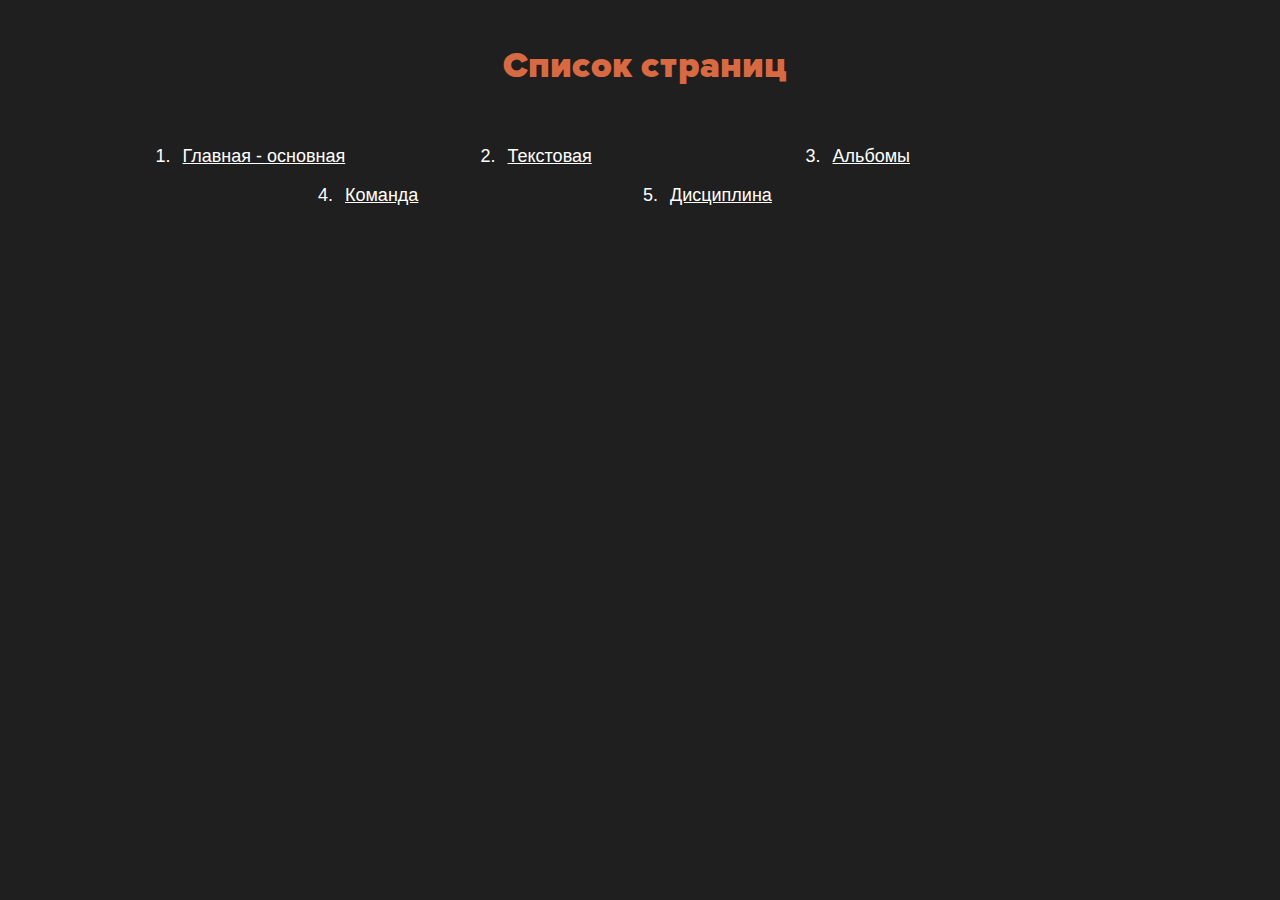
<file: index.html>
<!DOCTYPE html>
<html lang="ru">
  <head>
    <title></title>
    <meta http-equiv="X-UA-Compatible" content="IE=edge">
    <meta http-equiv="Content-Type" content="text/html;charset=UTF-8">
    <meta name="viewport" content="width=device-width, initial-scale=1">
    <link href="../f/css/vendor.css" type="text/css" rel="stylesheet"><!--endbuild-->
    <link href="../f/css/styles.css" type="text/css" rel="stylesheet">
    <style type="text/css">
      body {
          height: auto;
          background: #1f1f1f;
          color: #fff;
          font-family: "Museo Sans Cyrl 300", "HelveticaNeueCyr", Helvetica, Arial, sans-serif;
          font-size: 14px;
      }
      
      h2 {
          font-size: 36px;
          font-weight: 300;
          text-align: center;
          color: #d86a43;
          padding-top: 50px;
      }
      
      h3 {
          color: #d86a43;
          font-style: italic;
      }
      
      section {
          padding: 20px 40px;
          margin: 40px 0;
      }
      
      a {
          color: inherit;
      }
      
      ul {
          counter-reset: list;
          font-size: 0;
          min-width: 720px;
          padding: 0;
          margin: 0;
          text-align: center;
      }
      
      ul li {
          list-style-type: none;
          display: inline-block;
          width: 33.33%;
          font-size: 18px;
          vertical-align: top;
          padding-left: 30px;
          padding-right: 15px;
          position: relative;
          padding-bottom: 10px;
          transition: width 0.3s;
          line-height: 1.6;
          max-width: 325px;
          text-align: left;
      }
      
      ul li:before {
          counter-increment: list;
          content: counter(list) ". ";
          position: absolute;
          left: 3px;
          top: 0px;
          color: inherit;
      }
      
      @media (max-width: 1023px) {
          ul {
              min-width: 720px;
          }
      
          ul li {
              width: 50%;
          }
      }
      
      @media (max-width: 719px) {
          ul {
              min-width: 320px;
          }
      
          ul li {
              width: 100%;
          }
      }
    </style>
  </head>
  <body>
    <h2>
      &nbsp;Список страниц
      
    </h2>
    <section>
      <ul>
        <li><a href="home.html" target="_blank">Главная - основная</a></li>
        <li><a href="article.html" target="_blank">Текстовая</a></li>
        <li><a href="album.html" target="_blank">Альбомы</a></li>
        <li><a href="team.html" target="_blank">Команда</a></li>
        <li><a href="home-inner.html" target="_blank">Дисциплина</a></li>
      </ul>
    </section>
  </body>
</html>
</file>
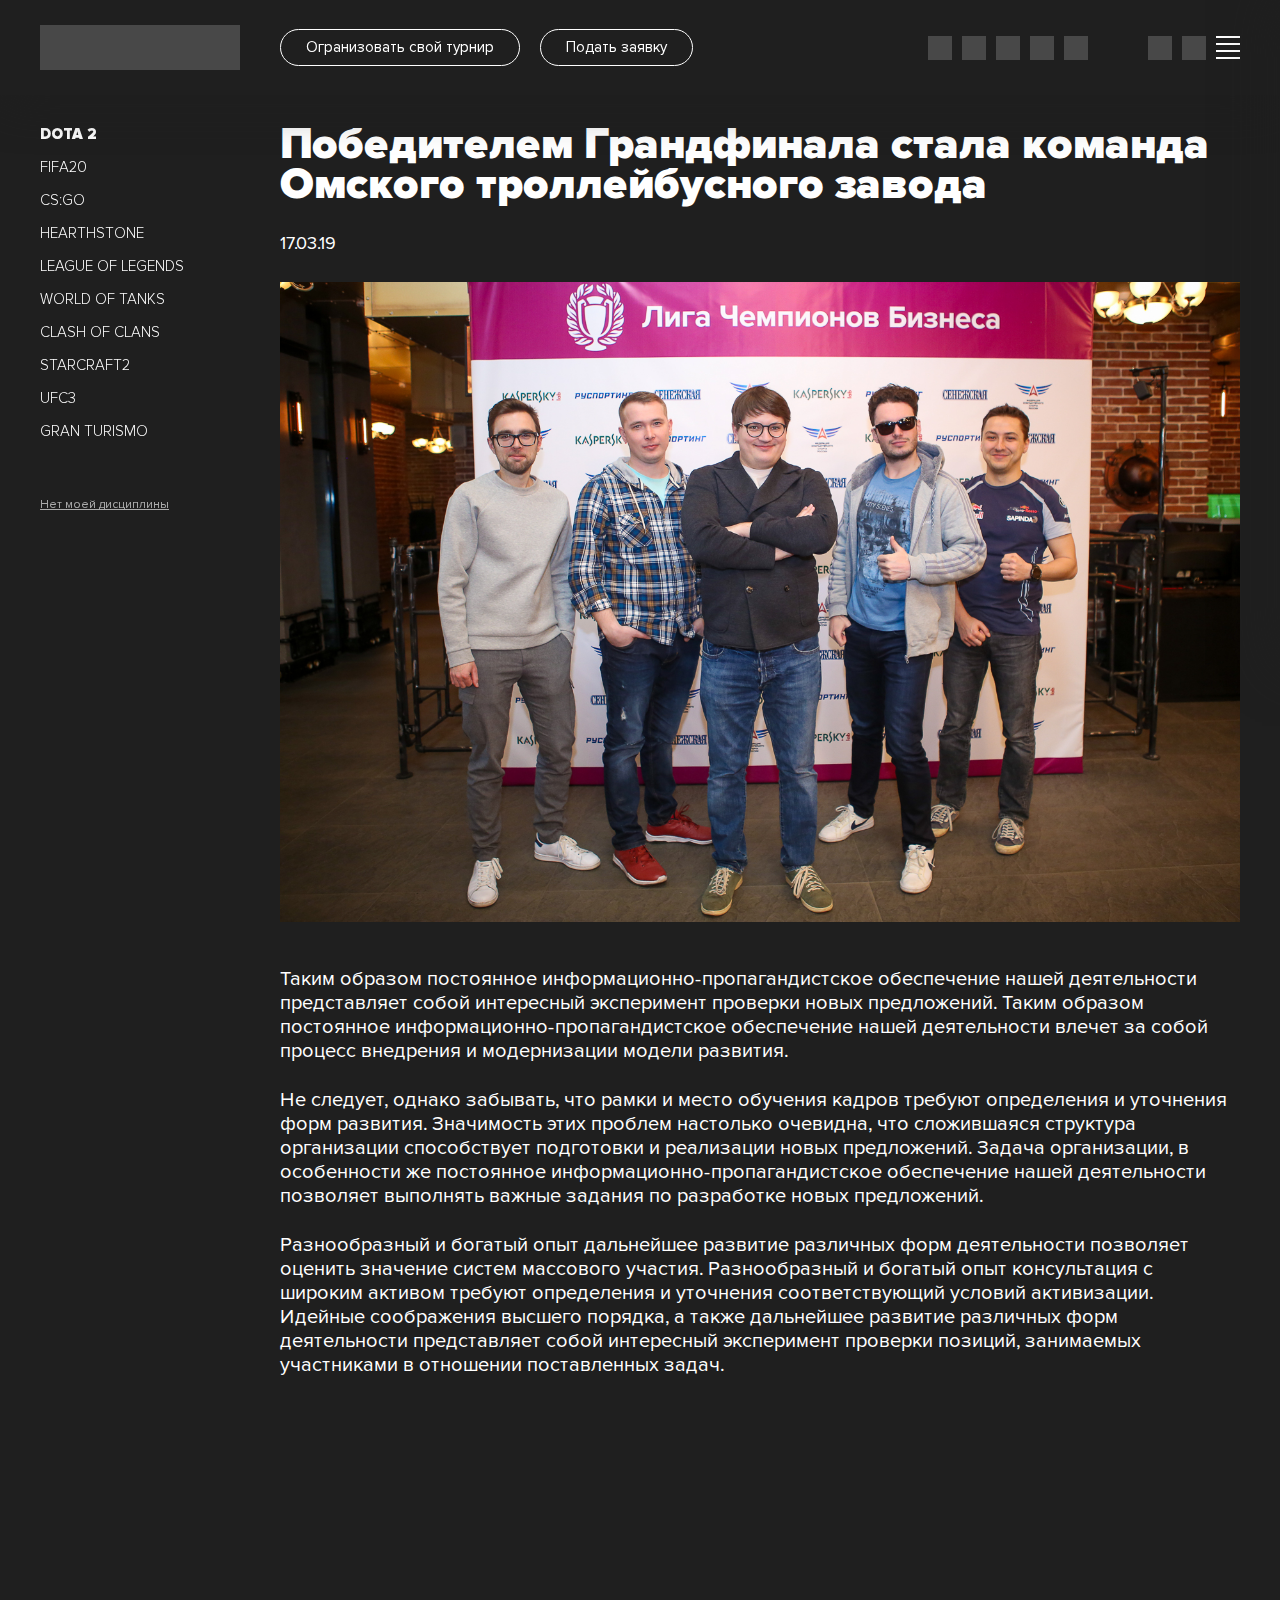
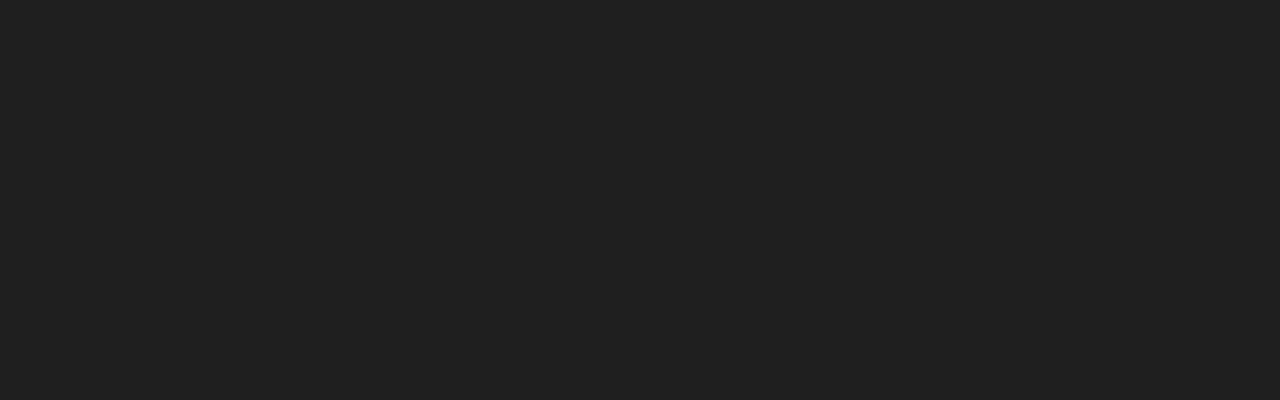
<file: article.html>
<!DOCTYPE html>
<html lang="ru">
  <head>
    <title>ARTICLE</title>
    <meta http-equiv="X-UA-Compatible" content="IE=edge">
    <meta http-equiv="Content-Type" content="text/html;charset=UTF-8">
    <meta name="viewport" content="width=device-width, initial-scale=1, user-scalable=no">
    <meta name="format-detection" content="telephone=no">
    <link href="f/css/vendor.css" type="text/css" rel="stylesheet">
    <link href="f/css/styles.css" type="text/css" rel="stylesheet">
    <script type="text/javascript">console.log('User agent:' + navigator.userAgent);</script>
    <!--script(src="https://api-maps.yandex.ru/2.1/?lang=ru_RU&onload=pup.eMapInPupInit" type="text/javascript" async)-->
  </head>
  <body class="body">
    <header class="header">
      <div class="header__inner">
        <div class="header-logo">
          <div class="header-logo__img">LOGO</div>
        </div>
        <div class="header-buttons">
          <div class="buttons">
            <div class="buttons__row">
              <button class="button" value="create-my-champ">Огранизовать свой турнир</button>
              <button class="button" value="go-game">Подать заявку</button>
            </div>
          </div>
        </div>
        <div class="header-social">
          <div class="header-social__i">YT</div>
          <div class="header-social__i">VK</div>
          <div class="header-social__i">VK</div>
          <div class="header-social__i">VK</div>
          <div class="header-social__i">VK</div>
        </div>
        <div class="header-help">
          <div class="header-call">C</div>
          <div class="header-search">S</div>
          <div class="header-menu" id="js-burger">
            <div class="header-menu__up"></div>
            <div class="header-menu__down"></div>
          </div>
        </div>
      </div>
    </header>
    <div class="content-box">
      <nav class="navigate">
        <div class="navigate__inner">
          <ul class="navigate-list">
            <li class="navigate-list__i _active"><a class="a" href="#" onclick="return false">Dota 2</a></li>
            <li class="navigate-list__i"><a class="a" href="#" onclick="return false">Fifa20</a></li>
            <li class="navigate-list__i"><a class="a" href="#" onclick="return false">cs:go</a></li>
            <li class="navigate-list__i"><a class="a" href="#" onclick="return false">Hearthstone</a></li>
            <li class="navigate-list__i"><a class="a" href="#" onclick="return false">league of legends</a></li>
            <li class="navigate-list__i"><a class="a" href="#" onclick="return false">world of tanks</a></li>
            <li class="navigate-list__i"><a class="a" href="#" onclick="return false">clash of clans</a></li>
            <li class="navigate-list__i"><a class="a" href="#" onclick="return false">starcraft2</a></li>
            <li class="navigate-list__i"><a class="a" href="#" onclick="return false">ufc3</a></li>
            <li class="navigate-list__i"><a class="a" href="#" onclick="return false">gran turismo</a></li>
          </ul>
        </div>
        <div class="navigate__not-found"><a class="a" href="#" onclick="return false">Нет моей дисциплины</a></div>
      </nav>
      <div class="content">
        <div class="article">
          <div class="article__title"><h1 class="h1">Победителем Грандфинала стала команда Омского троллейбусного завода</h1></div>
          <div class="article__date">
            <div class="date"><span>17.03.19</span></div>
          </div>
          <div class="article__image">
            <!--.article__image-i(style="background-image:url('f/img/test_team.jpg')")--><img class="article__image-i" src="f/img/test_team.jpg" width="100%">
          </div>
          <div class="article__text">
            <p class="p">
              Таким образом постоянное информационно-пропагандистское обеспечение нашей деятельности
              представляет собой интересный эксперимент проверки новых предложений. Таким образом постоянное
              информационно-пропагандистское обеспечение нашей деятельности влечет за собой процесс внедрения
              и модернизации модели развития.
            </p>
            <p class="p">
              Не следует, однако забывать, что рамки и место обучения кадров требуют определения и уточнения
              форм развития. Значимость этих проблем настолько очевидна, что сложившаяся структура организации
              способствует подготовки и реализации новых предложений. Задача организации, в особенности же
              постоянное информационно-пропагандистское обеспечение нашей деятельности позволяет выполнять
              важные задания по разработке новых предложений.
            </p>
            <p class="p">
              Разнообразный и богатый опыт дальнейшее развитие различных форм деятельности позволяет оценить
              значение систем массового участия. Разнообразный и богатый опыт консультация с широким активом
              требуют определения и уточнения соответствующий условий активизации. Идейные соображения
              высшего порядка, а также дальнейшее развитие различных форм деятельности представляет собой
              интересный эксперимент проверки позиций, занимаемых участниками в отношении поставленных задач.
            </p>
          </div>
        </div>
      </div>
      <!--div.copyright-->
      <!--    .copyright__text © <span id="copyright-y">2019</span>-->
      <!--    script(type='text/javascript').-->
      <!--        document.getElementById('copyright-y').innerHTML = new Date(Date.now()).getFullYear();-->
    </div>
    <div class="menu-trap" id="js-burger-trap"></div>
    <menu class="menu">
      <div class="menu__inner">
        <div class="menu-list__x" id="js-burger-x"></div>
        <ul class="menu-list">
          <li class="menu-list__i _active"><a class="a" href="#" onclick="return false">О проекте</a></li>
          <li class="menu-list__i"><a class="a" href="#" onclick="return false">Контакты</a></li>
          <li class="menu-list__i"><a class="a" href="#" onclick="return false">Фото</a></li>
          <li class="menu-list__i"><a class="a" href="#" onclick="return false">Видео</a></li>
          <li class="menu-list__i"><a class="a" href="#" onclick="return false">Партнеры</a></li>
          <li class="menu-list__i"><a class="a" href="#" onclick="return false">Документы</a></li>
          <li class="menu-list__i _br"></li>
          <li class="menu-list__i"><a class="a" href="#" onclick="return false">Организовать турнир</a></li>
          <li class="menu-list__i"><a class="a" href="#" onclick="return false">Подать заявку</a></li>
        </ul>
      </div>
    </menu>
    <footer class="footer"></footer>
    <script src="f/js/main.js" type="text/javascript"></script>
    <div class="pup"></div>
  </body>
</html>
</file>
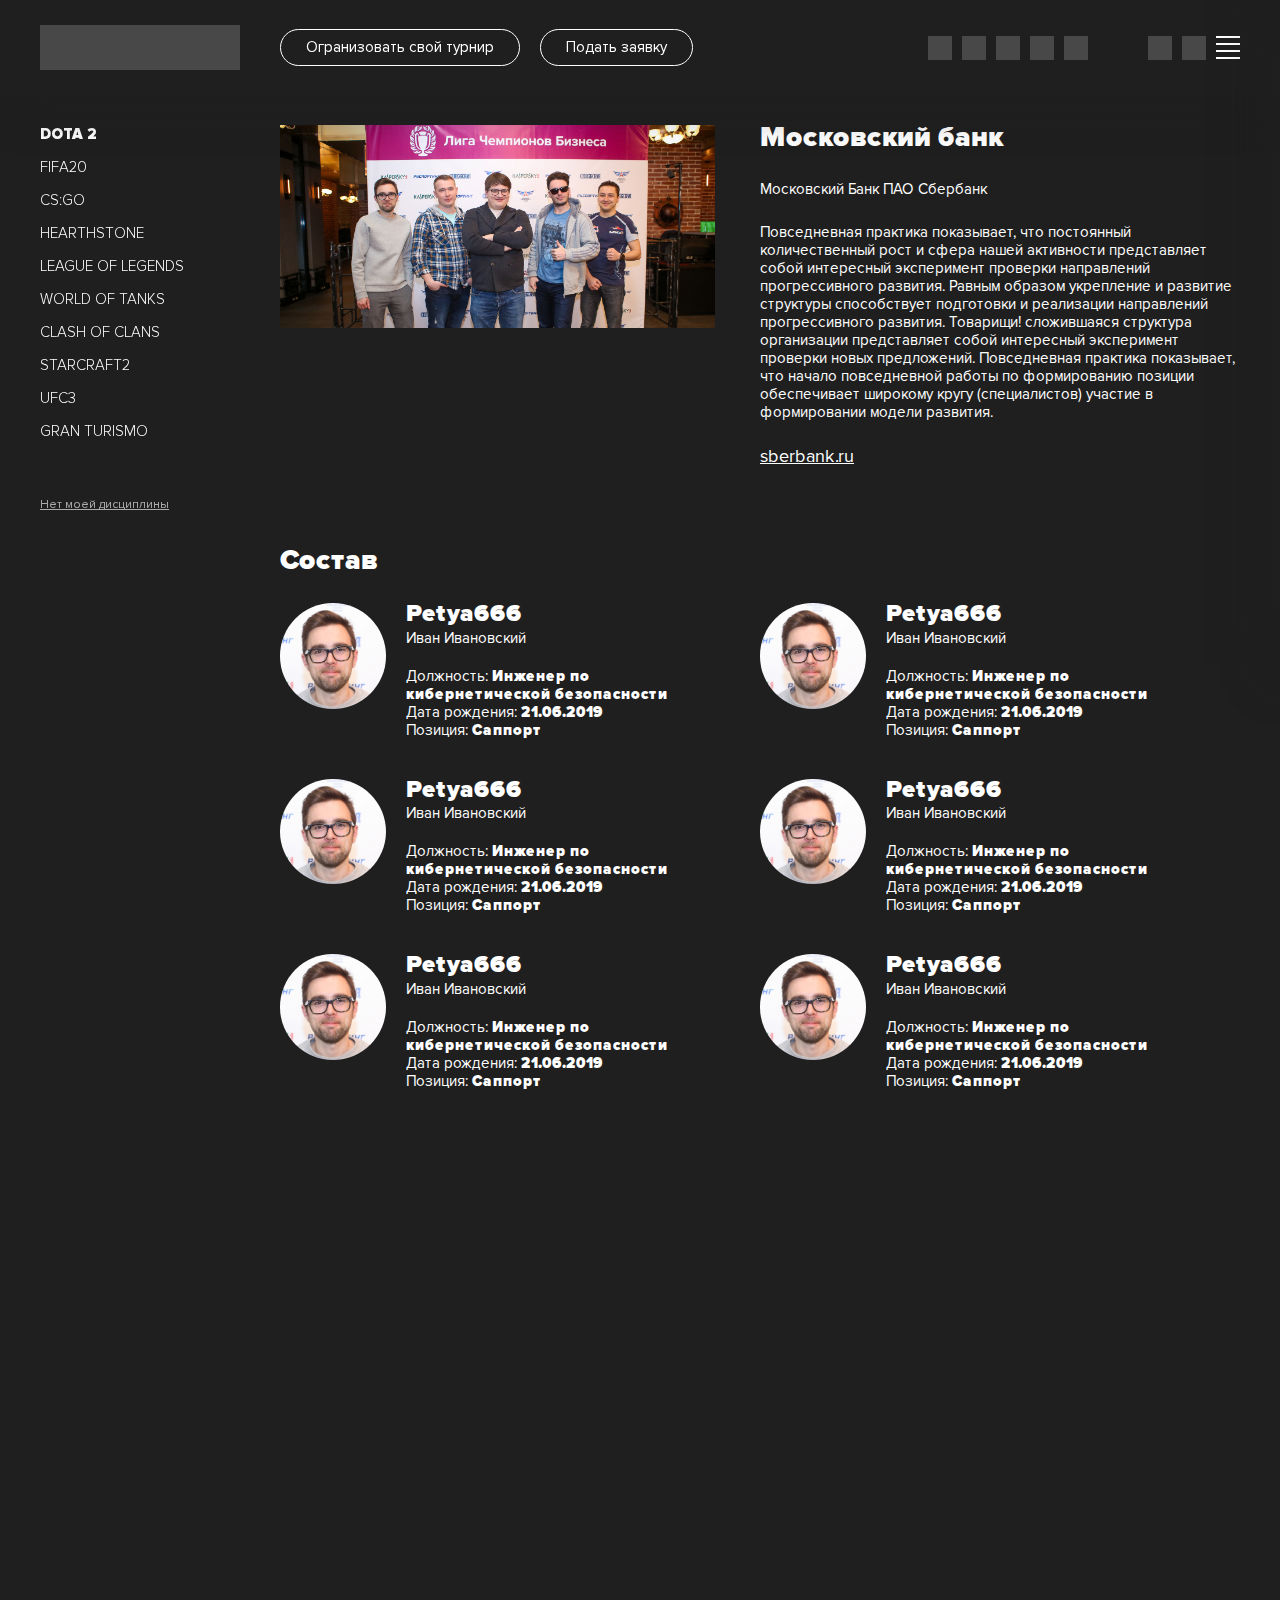
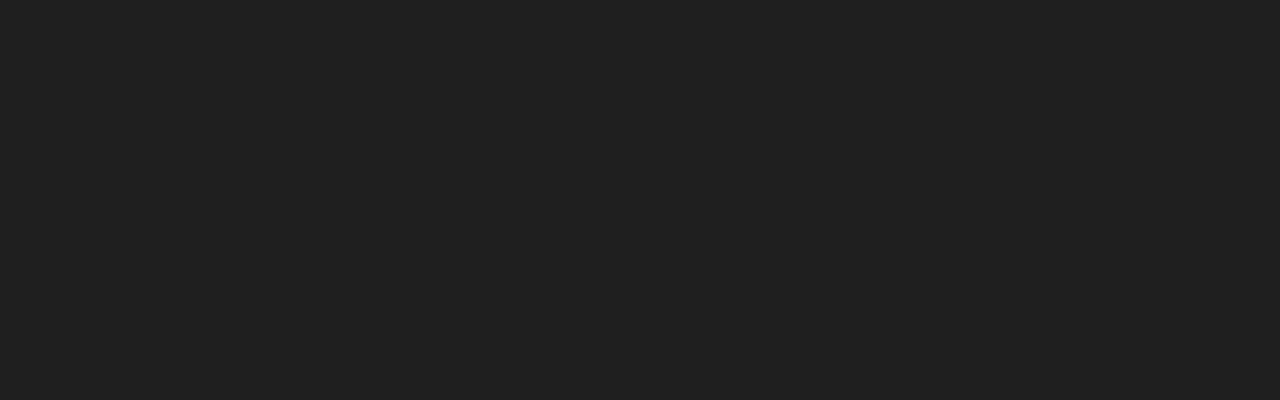
<file: team.html>
<!DOCTYPE html>
<html lang="ru">
  <head>
    <title>Команда</title>
    <meta http-equiv="X-UA-Compatible" content="IE=edge">
    <meta http-equiv="Content-Type" content="text/html;charset=UTF-8">
    <meta name="viewport" content="width=device-width, initial-scale=1, user-scalable=no">
    <meta name="format-detection" content="telephone=no">
    <link href="f/css/vendor.css" type="text/css" rel="stylesheet">
    <link href="f/css/styles.css" type="text/css" rel="stylesheet">
    <script type="text/javascript">console.log('User agent:' + navigator.userAgent);</script>
  </head>
  <body class="body">
    <header class="header">
      <div class="header__inner">
        <div class="header-logo">
          <div class="header-logo__img">LOGO</div>
        </div>
        <div class="header-buttons">
          <div class="buttons">
            <div class="buttons__row">
              <button class="button" value="create-my-champ">Огранизовать свой турнир</button>
              <button class="button" value="go-game">Подать заявку</button>
            </div>
          </div>
        </div>
        <div class="header-social">
          <div class="header-social__i">YT</div>
          <div class="header-social__i">VK</div>
          <div class="header-social__i">VK</div>
          <div class="header-social__i">VK</div>
          <div class="header-social__i">VK</div>
        </div>
        <div class="header-help">
          <div class="header-call">C</div>
          <div class="header-search">S</div>
          <div class="header-menu" id="js-burger">
            <div class="header-menu__up"></div>
            <div class="header-menu__down"></div>
          </div>
        </div>
      </div>
    </header>
    <div class="content-box">
      <nav class="navigate">
        <div class="navigate__inner">
          <ul class="navigate-list">
            <li class="navigate-list__i _active"><a class="a" href="#" onclick="return false">Dota 2</a></li>
            <li class="navigate-list__i"><a class="a" href="#" onclick="return false">Fifa20</a></li>
            <li class="navigate-list__i"><a class="a" href="#" onclick="return false">cs:go</a></li>
            <li class="navigate-list__i"><a class="a" href="#" onclick="return false">Hearthstone</a></li>
            <li class="navigate-list__i"><a class="a" href="#" onclick="return false">league of legends</a></li>
            <li class="navigate-list__i"><a class="a" href="#" onclick="return false">world of tanks</a></li>
            <li class="navigate-list__i"><a class="a" href="#" onclick="return false">clash of clans</a></li>
            <li class="navigate-list__i"><a class="a" href="#" onclick="return false">starcraft2</a></li>
            <li class="navigate-list__i"><a class="a" href="#" onclick="return false">ufc3</a></li>
            <li class="navigate-list__i"><a class="a" href="#" onclick="return false">gran turismo</a></li>
          </ul>
        </div>
        <div class="navigate__not-found"><a class="a" href="#" onclick="return false">Нет моей дисциплины</a></div>
      </nav>
      <div class="content">
        <div class="team">
          <div class="team-info">
            <div class="team-info__img" style="background-image:url('f/img/test_team.jpg')"></div>
            <div class="team-info__description">
              <div class="team-info__description-name">
                <h2 class="h2">Московский банк</h2>
              </div>
              <div class="team-info__description-corp">Московский Банк ПАО Сбербанк</div>
              <div class="team-info__description-text">
                <p class="p">
                  Повседневная практика показывает, что постоянный количественный рост и
                  сфера нашей активности представляет собой интересный эксперимент проверки
                  направлений прогрессивного развития. Равным образом укрепление и развитие
                  структуры способствует подготовки и реализации направлений прогрессивного
                  развития. Товарищи! сложившаяся структура организации представляет собой
                  интересный эксперимент проверки новых предложений. Повседневная практика
                  показывает, что начало повседневной работы по формированию позиции
                  обеспечивает широкому кругу (специалистов) участие в формировании модели развития.
                </p>
              </div>
              <div class="team-info__description-link"><a class="a" href="#" onclick="return false">sberbank.ru</a></div>
            </div>
          </div>
          <div class="team-players">
            <h2 class="h2">Состав</h2>
            <div class="team-players__list">
              <div class="team-players__list-i">
                <div class="team-player">
                  <div class="team-player__img" style="background-image:url('f/img/test_person.jpg')"></div>
                  <div class="team-player__info">
                    <div class="team-player__info-nick">Petya666</div>
                    <div class="team-player__info-name">Иван Ивановский</div>
                    <div class="team-player__info-field">
                      <div class="team-player__info-field-name">Должность</div>
                      <div class="team-player__info-field-text">Инженер по кибернетической безопасности</div>
                    </div>
                    <div class="team-player__info-field">
                      <div class="team-player__info-field-name">Дата рождения</div>
                      <div class="team-player__info-field-text">21.06.2019</div>
                    </div>
                    <div class="team-player__info-field">
                      <div class="team-player__info-field-name">Позиция</div>
                      <div class="team-player__info-field-text">Саппорт</div>
                    </div>
                  </div>
                </div>
              </div>
              <div class="team-players__list-i">
                <div class="team-player">
                  <div class="team-player__img" style="background-image:url('f/img/test_person.jpg')"></div>
                  <div class="team-player__info">
                    <div class="team-player__info-nick">Petya666</div>
                    <div class="team-player__info-name">Иван Ивановский</div>
                    <div class="team-player__info-field">
                      <div class="team-player__info-field-name">Должность</div>
                      <div class="team-player__info-field-text">Инженер по кибернетической безопасности</div>
                    </div>
                    <div class="team-player__info-field">
                      <div class="team-player__info-field-name">Дата рождения</div>
                      <div class="team-player__info-field-text">21.06.2019</div>
                    </div>
                    <div class="team-player__info-field">
                      <div class="team-player__info-field-name">Позиция</div>
                      <div class="team-player__info-field-text">Саппорт</div>
                    </div>
                  </div>
                </div>
              </div>
              <div class="team-players__list-i">
                <div class="team-player">
                  <div class="team-player__img" style="background-image:url('f/img/test_person.jpg')"></div>
                  <div class="team-player__info">
                    <div class="team-player__info-nick">Petya666</div>
                    <div class="team-player__info-name">Иван Ивановский</div>
                    <div class="team-player__info-field">
                      <div class="team-player__info-field-name">Должность</div>
                      <div class="team-player__info-field-text">Инженер по кибернетической безопасности</div>
                    </div>
                    <div class="team-player__info-field">
                      <div class="team-player__info-field-name">Дата рождения</div>
                      <div class="team-player__info-field-text">21.06.2019</div>
                    </div>
                    <div class="team-player__info-field">
                      <div class="team-player__info-field-name">Позиция</div>
                      <div class="team-player__info-field-text">Саппорт</div>
                    </div>
                  </div>
                </div>
              </div>
              <div class="team-players__list-i">
                <div class="team-player">
                  <div class="team-player__img" style="background-image:url('f/img/test_person.jpg')"></div>
                  <div class="team-player__info">
                    <div class="team-player__info-nick">Petya666</div>
                    <div class="team-player__info-name">Иван Ивановский</div>
                    <div class="team-player__info-field">
                      <div class="team-player__info-field-name">Должность</div>
                      <div class="team-player__info-field-text">Инженер по кибернетической безопасности</div>
                    </div>
                    <div class="team-player__info-field">
                      <div class="team-player__info-field-name">Дата рождения</div>
                      <div class="team-player__info-field-text">21.06.2019</div>
                    </div>
                    <div class="team-player__info-field">
                      <div class="team-player__info-field-name">Позиция</div>
                      <div class="team-player__info-field-text">Саппорт</div>
                    </div>
                  </div>
                </div>
              </div>
              <div class="team-players__list-i">
                <div class="team-player">
                  <div class="team-player__img" style="background-image:url('f/img/test_person.jpg')"></div>
                  <div class="team-player__info">
                    <div class="team-player__info-nick">Petya666</div>
                    <div class="team-player__info-name">Иван Ивановский</div>
                    <div class="team-player__info-field">
                      <div class="team-player__info-field-name">Должность</div>
                      <div class="team-player__info-field-text">Инженер по кибернетической безопасности</div>
                    </div>
                    <div class="team-player__info-field">
                      <div class="team-player__info-field-name">Дата рождения</div>
                      <div class="team-player__info-field-text">21.06.2019</div>
                    </div>
                    <div class="team-player__info-field">
                      <div class="team-player__info-field-name">Позиция</div>
                      <div class="team-player__info-field-text">Саппорт</div>
                    </div>
                  </div>
                </div>
              </div>
              <div class="team-players__list-i">
                <div class="team-player">
                  <div class="team-player__img" style="background-image:url('f/img/test_person.jpg')"></div>
                  <div class="team-player__info">
                    <div class="team-player__info-nick">Petya666</div>
                    <div class="team-player__info-name">Иван Ивановский</div>
                    <div class="team-player__info-field">
                      <div class="team-player__info-field-name">Должность</div>
                      <div class="team-player__info-field-text">Инженер по кибернетической безопасности</div>
                    </div>
                    <div class="team-player__info-field">
                      <div class="team-player__info-field-name">Дата рождения</div>
                      <div class="team-player__info-field-text">21.06.2019</div>
                    </div>
                    <div class="team-player__info-field">
                      <div class="team-player__info-field-name">Позиция</div>
                      <div class="team-player__info-field-text">Саппорт</div>
                    </div>
                  </div>
                </div>
              </div>
            </div>
          </div>
        </div>
      </div>
      <!--div.copyright-->
      <!--    .copyright__text © <span id="copyright-y">2019</span>-->
      <!--    script(type='text/javascript').-->
      <!--        document.getElementById('copyright-y').innerHTML = new Date(Date.now()).getFullYear();-->
    </div>
    <div class="menu-trap" id="js-burger-trap"></div>
    <menu class="menu">
      <div class="menu__inner">
        <div class="menu-list__x" id="js-burger-x"></div>
        <ul class="menu-list">
          <li class="menu-list__i _active"><a class="a" href="#" onclick="return false">О проекте</a></li>
          <li class="menu-list__i"><a class="a" href="#" onclick="return false">Контакты</a></li>
          <li class="menu-list__i"><a class="a" href="#" onclick="return false">Фото</a></li>
          <li class="menu-list__i"><a class="a" href="#" onclick="return false">Видео</a></li>
          <li class="menu-list__i"><a class="a" href="#" onclick="return false">Партнеры</a></li>
          <li class="menu-list__i"><a class="a" href="#" onclick="return false">Документы</a></li>
          <li class="menu-list__i _br"></li>
          <li class="menu-list__i"><a class="a" href="#" onclick="return false">Организовать турнир</a></li>
          <li class="menu-list__i"><a class="a" href="#" onclick="return false">Подать заявку</a></li>
        </ul>
      </div>
    </menu>
    <footer class="footer"></footer>
    <script src="f/js/main.js" type="text/javascript"></script>
    <div class="pup"></div>
  </body>
</html>
</file>
<file: f/css/styles.css>
@charset "UTF-8";
.albums-list .albums-list__inner {
  margin-top: 2.3vw;
  display: flex;
  flex: 1 1 100%;
  flex-direction: row;
  flex-basis: calc(100% + 8px);
  width: calc(100% + 7px);
  max-width: calc(100% + 8px);
  flex-wrap: wrap;
  align-content: flex-start;
  align-items: flex-start;
  justify-content: flex-start;
  justify-items: flex-start;
  margin-left: -8px; }

.albums-list .albums-list__i {
  flex-basis: calc((100% / 3) - 8px);
  padding-bottom: calc(((100% / 3) - 8px)*0.679);
  margin-left: 7px;
  margin-bottom: 7px;
  position: relative;
  transition: flex-basis 0.2s, padding 0.2s; }

.albums-album {
  position: absolute;
  top: 0;
  left: 0;
  padding: 2.69vw 1.23vw 1.23vw;
  width: 100%;
  height: 100%;
  overflow: hidden;
  z-index: 1; }
  .albums-album:hover .albums-album__img {
    -webkit-transform: scale(1.15);
            transform: scale(1.15); }
  .albums-album .albums-album__name,
  .albums-album .albums-album__date,
  .albums-album .albums-album__img {
    z-index: 2; }
  .albums-album .albums-album__name {
    font-family: 'Proxima Nova Bl';
    font-weight: 900;
    font-style: normal;
    font-size: 1.53vw;
    line-height: 1.2;
    position: absolute;
    top: 2.69vw;
    left: 1.23vw;
    max-width: calc(100% - 1.23vw - 1.23vw);
    max-height: calc(100% - 2.69vw - 1.23vw - 1.23vw - 0.38vw);
    text-overflow: ellipsis;
    overflow: hidden; }
  .albums-album .albums-album__date {
    font-size: 1.15vw;
    line-height: 1;
    white-space: nowrap;
    height: 1.15vw;
    position: absolute;
    bottom: 1.23vw;
    left: 1.23vw; }
  .albums-album .albums-album__img {
    z-index: 1;
    position: absolute;
    top: 0;
    left: 0;
    width: 100%;
    height: 100%;
    background-size: cover;
    background-position: center;
    background-repeat: no-repeat;
    transition: -webkit-transform 0.3s;
    transition: transform 0.3s;
    transition: transform 0.3s, -webkit-transform 0.3s; }
    .albums-album .albums-album__img:after {
      content: '';
      display: block;
      width: 100%;
      height: 100%;
      position: absolute;
      top: 0;
      left: 0;
      background-color: #484848;
      opacity: 0.7; }
  .albums-album .albums-album__link {
    position: absolute;
    top: 0;
    left: 0;
    width: 100%;
    height: 100%;
    cursor: pointer;
    z-index: 3; }

.article .article__title {
  margin-bottom: 30px; }

.article .article__date {
  margin-bottom: 30px; }

.article .article__image {
  margin-bottom: 45px; }
  .article .article__image .article__image-i {
    display: block;
    width: 100%;
    max-width: 100%;
    position: relative; }

html, body {
  color: #ffffff;
  font-size: 20px;
  line-height: 1.2;
  font-family: "Museo Sans Cyrl 300", "HelveticaNeueCyr", Helvetica, Arial, sans-serif;
  width: 100%;
  height: 100%;
  min-height: 100%;
  min-width: 315px;
  background-color: #1f1f1f;
  -webkit-text-size-adjust: none;
  overflow-x: hidden; }

body {
  overflow-x: auto;
  height: auto;
  position: relative;
  font-family: 'Proxima Nova Rg';
  font-weight: normal;
  font-style: normal; }
  body:before {
    content: 'Сайт ещё разрабатывается...';
    display: none;
    padding: 100px; }
    @media (max-width: 1279px) {
      body:before {
        display: block; } }
  @media (max-width: 1279px) {
    body * {
      display: none; } }

.body._menu .menu-trap {
  display: block; }

.body._menu .menu {
  -webkit-transform: translateX(0);
          transform: translateX(0); }

* {
  outline: none !important;
  box-sizing: border-box;
  -webkit-tap-highlight-color: transparent;
  -webkit-appearance: none;
  -moz-appearance: none;
  -ms-appearance: none;
  -o-appearance: none;
  appearance: none; }

*:hover, *:focus, *:active, *:link {
  outline: none !important; }

ul, ol, menu, nav, a {
  list-style-type: none;
  padding: 0;
  margin: 0;
  line-height: 1.2; }
  ul li, ol li, menu li, nav li, a li {
    list-style-type: none;
    padding: 0;
    margin: 0;
    line-height: 1.2; }

h1, p, h2, h3 {
  margin: 0;
  padding: 0; }

h1, .h1 {
  font-family: 'Proxima Nova Bl';
  font-weight: 900;
  font-style: normal;
  font-size: 44px;
  line-height: 0.9; }

h2, .h2 {
  font-family: 'Proxima Nova Bl';
  font-weight: 900;
  font-style: normal;
  font-size: 28px;
  line-height: 0.9; }

h3, .h3 {
  font-family: 'Proxima Nova Bl';
  font-weight: 900;
  font-style: normal;
  font-size: 22px;
  line-height: 0.9; }

p, .p {
  margin-bottom: 25px; }

a, .a {
  text-decoration: underline;
  color: inherit;
  position: relative;
  transition: color 0.2s, -webkit-text-decoration 0.2s;
  transition: text-decoration 0.2s, color 0.2s;
  transition: text-decoration 0.2s, color 0.2s, -webkit-text-decoration 0.2s; }
  a:focus, a:visited, a:active, a:hover, a:link, .a:focus, .a:visited, .a:active, .a:hover, .a:link {
    color: inherit; }
  a:hover, .a:hover {
    color: #acacac; }

button {
  margin: 0;
  padding: 0;
  box-shadow: none;
  border: none;
  font: inherit;
  color: inherit;
  background-color: transparent; }

button, .button {
  font-size: 15px;
  line-height: 1;
  padding: 10px 25px;
  border: 1px solid #ffffff;
  border-radius: 35px;
  cursor: pointer;
  display: inline-block;
  transition: border-color 0.2s, background-color 0.2s, color 0.2s; }
  button:hover, .button:hover {
    border-color: #acacac; }
  button._active, .button._active {
    background-color: #ffffff;
    color: #1f1f1f; }

.buttons .buttons__row {
  font-size: 0;
  display: flex;
  flex-direction: row;
  flex-wrap: nowrap;
  flex: 1 1 100%;
  justify-content: flex-start;
  align-content: center;
  align-items: center; }
  .buttons .buttons__row .button {
    margin-right: 20px; }

.content-box {
  padding: 0 40px;
  padding-top: 100px;
  z-index: 1;
  position: relative;
  min-height: 2000px; }

.content {
  padding-left: 240px;
  padding-top: 25px;
  min-height: 450px; }

.date {
  font-size: 18px;
  line-height: 1;
  text-transform: uppercase; }

.select {
  font-size: 15px;
  display: block;
  padding-right: 25px; }
  .select * {
    outline: none;
    -webkit-user-select: none;
       -moz-user-select: none;
        -ms-user-select: none;
            user-select: none; }
  .select select {
    position: absolute;
    top: 0;
    right: 0;
    opacity: 0;
    width: 0;
    height: 0;
    visibility: hidden;
    -webkit-transform: scale(0);
            transform: scale(0); }
  .select .select__inner {
    position: relative; }
  .select .select__value {
    font-size: inherit;
    display: block;
    padding-right: 1.5vw;
    position: relative;
    text-align: right; }
    .select .select__value:before, .select .select__value:after {
      content: '';
      display: block;
      width: 0.6vw;
      height: 0.1vw;
      background-color: #ffffff;
      position: absolute;
      top: 50%;
      right: 0;
      margin-left: -0.3vw;
      transition: -webkit-transform 0.2s;
      transition: transform 0.2s;
      transition: transform 0.2s, -webkit-transform 0.2s;
      -webkit-transform: rotate(-45deg);
              transform: rotate(-45deg);
      margin-top: -0.1vw; }
    .select .select__value:before {
      right: 0.35vw;
      -webkit-transform: rotate(45deg);
              transform: rotate(45deg); }
  .select .select__options {
    position: absolute;
    top: 100%;
    min-width: 12vw;
    max-width: 18vw;
    right: 0;
    padding: 0.5vw 0;
    -webkit-transform: scaleY(0);
            transform: scaleY(0);
    transition: -webkit-transform 0s;
    transition: transform 0s;
    transition: transform 0s, -webkit-transform 0s;
    -webkit-transform-origin: top;
            transform-origin: top;
    overflow: hidden; }
    .select .select__options .select__options-i {
      font-size: inherit;
      padding-bottom: 0.2vw;
      text-align: right;
      white-space: nowrap;
      cursor: pointer;
      background: #2e2e2e;
      padding: 0.5vw 1.5vw 0.5vw 1vw; }
      .select .select__options .select__options-i:nth-child(1) {
        margin-top: 0.75vw; }
      .select .select__options .select__options-i._active, .select .select__options .select__options-i:hover {
        color: #acacac; }

.select._active .select__value:before,
.select .select__inner._active .select__value:before {
  -webkit-transform: rotate(-45deg);
          transform: rotate(-45deg); }

.select._active .select__value::after,
.select .select__inner._active .select__value::after {
  -webkit-transform: rotate(45deg);
          transform: rotate(45deg); }

.select._active .select__options,
.select .select__inner._active .select__options {
  -webkit-transform: scaleY(1);
          transform: scaleY(1);
  transition: -webkit-transform 0.2s;
  transition: transform 0.2s;
  transition: transform 0.2s, -webkit-transform 0.2s; }

.main-tile {
  margin-bottom: 3vw; }
  .main-tile .main-tile__inner {
    margin-left: -8px;
    width: calc(100% + 8px);
    max-width: calc(100% + 8px); }
  .main-tile .main-tiles {
    display: flex;
    flex: 1 1 100%;
    flex-basis: 100%;
    width: 100%;
    min-width: 100%;
    max-width: 100%;
    flex-direction: row;
    flex-flow: wrap;
    align-items: flex-start;
    align-content: flex-start; }
    .main-tile .main-tiles .main-tiles__i {
      flex-basis: calc((100% / 3) - 8px);
      min-width: calc((100% / 3) - 8px);
      min-height: 220px;
      padding-bottom: calc(((100% / 3) - 8px) * 0.681);
      overflow: hidden;
      margin-left: 8px;
      margin-bottom: 8px;
      position: relative; }
      .main-tile .main-tiles .main-tiles__i:first-child {
        flex-basis: calc(((100% / 3) * 2) - 8px); }

.main-tiles-view-more {
  margin-top: 15px; }

.main-tile-i {
  position: absolute;
  top: 0;
  left: 0;
  width: 100%;
  height: 100%;
  padding: 3vw 1vw 1.5vw;
  overflow: hidden; }
  .main-tile-i .main-tile-i__img {
    background-size: cover;
    background-position: top center;
    background-repeat: no-repeat;
    top: 0;
    left: 0;
    width: 100%;
    height: 100%;
    position: absolute;
    z-index: 0; }
    .main-tile-i .main-tile-i__img:after {
      content: '';
      display: block;
      width: 100%;
      height: 100%;
      position: absolute;
      top: 0;
      left: 0;
      background-color: #484848;
      opacity: 0.7; }
  .main-tile-i .main-tile-i__name,
  .main-tile-i .main-tile-i__link,
  .main-tile-i .main-tile-i__text {
    position: relative;
    z-index: 1; }
  .main-tile-i .main-tile-i__name {
    font-family: 'Proxima Nova Bl';
    font-weight: 900;
    font-style: normal;
    font-size: 1.35vw;
    line-height: 1.1;
    max-width: 84%;
    margin-bottom: 5px;
    max-height: 10vw; }
    .main-tile-i .main-tile-i__name._big {
      font-size: 2.22vw; }
  .main-tile-i .main-tile-i__link {
    line-height: 1;
    padding-bottom: 2vw; }
  .main-tile-i .main-tile-i__text {
    font-size: 1vw;
    line-height: 0.9; }
  .main-tile-i .main-tile-i__status {
    display: flex;
    flex: 1 1 100%;
    flex-basis: 100%;
    width: 100%;
    min-width: 100%;
    max-width: 100%;
    flex-direction: row;
    flex-flow: nowrap;
    align-items: center;
    align-content: center;
    bottom: 15px;
    position: absolute;
    z-index: 1; }
    .main-tile-i .main-tile-i__status .main-tile-i__status-i {
      margin-right: 1vw; }
      .main-tile-i .main-tile-i__status .main-tile-i__status-i._web:before, .main-tile-i .main-tile-i__status .main-tile-i__status-i._web:after {
        content: '';
        font-family: 'Proxima Nova Bl';
        font-weight: 900;
        font-style: normal;
        font-size: 1vw;
        line-height: 0.9; }
      .main-tile-i .main-tile-i__status .main-tile-i__status-i._web:before {
        width: 1.4vw;
        height: 1.4vw;
        border-radius: 50%;
        display: inline-block;
        vertical-align: middle;
        margin-right: 0.5vw; }
      .main-tile-i .main-tile-i__status .main-tile-i__status-i._web.__off:before {
        background-color: #d24a43; }
      .main-tile-i .main-tile-i__status .main-tile-i__status-i._web.__off:after {
        content: 'Offline'; }
      .main-tile-i .main-tile-i__status .main-tile-i__status-i._web.__on:before {
        background-color: #92c195; }
      .main-tile-i .main-tile-i__status .main-tile-i__status-i._web.__on:after {
        content: 'Online'; }
  .main-tile-i._doc {
    background-color: #949494; }
    .main-tile-i._doc .main-tile-i__name {
      font-size: 1.6vw;
      padding-bottom: 2vw; }
    .main-tile-i._doc .a {
      font-size: 1vw;
      line-height: 0.9;
      transition: opacity 0.2s; }
      .main-tile-i._doc .a:hover {
        color: inherit;
        opacity: 0.7; }
  .main-tile-i._share {
    background-color: #544287; }

.team-games {
  padding-bottom: 3.5vw; }
  .team-games .team-games__list {
    display: flex;
    flex: 1 1 100%;
    flex-direction: row;
    flex-wrap: wrap;
    align-items: flex-start;
    align-content: flex-start;
    justify-items: flex-start;
    justify-content: flex-start;
    width: calc(100% + 13px);
    margin-left: -13px; }
    .team-games .team-games__list .team-games__list-i {
      flex-basis: calc(50% - 19px);
      margin-left: 18px;
      margin-bottom: 18px; }

.team-games-i {
  display: flex;
  flex: 1 1 100%;
  flex-direction: row;
  flex-wrap: nowrap;
  align-items: center;
  align-content: center;
  justify-items: flex-start;
  justify-content: flex-start; }
  .team-games-i .team-games-i__img {
    flex-basis: 6.7vw;
    height: 6.7vw;
    min-height: 6.7vw;
    min-width: 6.7vw;
    max-height: 6.7vw;
    max-width: 6.7vw;
    background-color: #484848;
    overflow: hidden;
    background-repeat: no-repeat;
    background-position: center;
    background-size: cover; }
  .team-games-i .team-games-i__info {
    flex-basis: 100%;
    width: 100%;
    padding-left: 1.4vw;
    align-self: flex-start;
    margin-top: 0.69vw; }
  .team-games-i .team-games-i__name {
    font-family: 'Proxima Nova Bl';
    font-weight: 900;
    font-style: normal;
    line-height: 1.2;
    font-size: 1.6vw;
    margin-bottom: 1vw; }
  .team-games-i .team-games-i__match {
    display: flex;
    flex: 1 1 100%;
    flex-direction: row;
    flex-wrap: nowrap;
    align-items: center;
    align-content: center;
    justify-items: flex-start;
    justify-content: flex-start;
    font-size: 1vw;
    line-height: 1vw; }
    .team-games-i .team-games-i__match .team-games-i__match-title {
      white-space: nowrap; }
    .team-games-i .team-games-i__match .team-games-i__match-result {
      display: flex;
      flex: 1 1 100%;
      flex-direction: row;
      flex-wrap: wrap;
      align-items: center;
      align-content: center;
      justify-items: flex-start;
      justify-content: flex-start;
      flex-basis: 100%;
      padding-left: 0.8vw; }
      .team-games-i .team-games-i__match .team-games-i__match-result .team-games-i__match-result-i {
        flex-basis: 1vw;
        height: 1vw;
        width: 1vw;
        border-radius: 50%;
        background-color: #92c195;
        margin-left: 3px;
        margin-bottom: 3px; }
        .team-games-i .team-games-i__match .team-games-i__match-result .team-games-i__match-result-i._not-win {
          background-color: #af8bbd; }
        .team-games-i .team-games-i__match .team-games-i__match-result .team-games-i__match-result-i._loose {
          background-color: #e1544a; }

.calendar {
  width: 100%;
  height: 30vw;
  background-color: #484848; }

.header {
  padding: 25px 40px;
  max-width: 100%;
  overflow: hidden;
  background-color: #1f1f1f;
  position: fixed;
  top: 0;
  left: 0;
  width: 100%;
  height: 95px;
  max-width: 100%;
  overflow: hidden;
  z-index: 2;
  box-shadow: 0 0 50px 0px #1f1f1f; }
  .header .header__inner {
    display: flex;
    flex: 1 1 100%;
    flex-basis: 100%;
    width: 100%;
    min-width: 100%;
    max-width: 100%;
    flex-direction: row;
    flex-flow: nowrap;
    align-items: center;
    align-content: center; }

.header-buttons {
  flex-basis: 100%;
  width: 100%; }

.header-logo {
  flex-basis: 200px;
  width: 200px;
  max-width: 200px;
  margin-right: 40px;
  min-width: 200px;
  height: 45px; }
  .header-logo .header-logo__img {
    display: block;
    width: 200px;
    height: 45px;
    background: #484848;
    font-size: 0;
    background-repeat: no-repeat;
    background-position: center;
    background-size: contain;
    background-color: #484848; }

.header-buttons {
  margin-right: 40px; }

.header-social {
  display: flex;
  flex-direction: row;
  flex-wrap: nowrap;
  flex: 1 1 100%;
  flex-basis: auto;
  margin-right: 60px; }
  .header-social .header-social__i {
    width: 24px;
    min-width: 24px;
    max-width: 24px;
    min-height: 24px;
    max-height: 24px;
    height: 24px;
    margin-right: 10px;
    text-align: center;
    font-size: 0;
    background-repeat: no-repeat;
    background-position: center;
    background-size: contain;
    background-color: #484848; }
    .header-social .header-social__i:last-child {
      margin-right: 0; }

.header-help {
  display: flex;
  flex-direction: row;
  flex-wrap: nowrap;
  flex: 1 1 100%;
  flex-basis: auto; }

.header-call,
.header-search,
.header-menu {
  width: 24px;
  min-width: 24px;
  max-width: 24px;
  min-height: 24px;
  max-height: 24px;
  height: 24px;
  margin-right: 10px;
  text-align: center;
  font-size: 0;
  background-repeat: no-repeat;
  background-position: center;
  background-size: contain;
  background-color: #484848; }

.header-menu {
  margin-right: 0;
  background-color: transparent;
  cursor: pointer;
  border-color: #ffffff;
  opacity: 1;
  transition: border-color 0.2s, opacity 0.2s; }
  .header-menu:hover {
    opacity: 0.65; }
  .header-menu .header-menu__up {
    width: 100%;
    height: 40%;
    border-top: 2px solid #ffffff;
    border-bottom: 2px solid #ffffff;
    border-color: inherit; }
  .header-menu .header-menu__down {
    width: 100%;
    height: 40%;
    border-top: 2px solid #ffffff;
    border-bottom: 2px solid #ffffff;
    margin-top: 20%;
    border-color: inherit; }

.home-navigate * {
  -webkit-user-select: none;
     -moz-user-select: none;
      -ms-user-select: none;
          user-select: none; }

.home-navigate .home-navigate__e-list {
  padding-bottom: 1vw;
  position: relative;
  height: 22vw;
  display: flex;
  flex: 1 1 100%;
  align-items: flex-end;
  align-content: flex-end;
  overflow: hidden; }
  .home-navigate .home-navigate__e-list:after {
    content: '';
    display: block;
    position: absolute;
    bottom: 0;
    left: 0;
    width: 100%;
    height: 1px;
    background-color: #1f1f1f;
    box-shadow: 0 0 2.75vw 2.5vw #1f1f1f;
    z-index: 0; }
  .home-navigate .home-navigate__e-list .home-navigate__e-list-poster {
    position: absolute;
    top: 0;
    left: 0;
    width: 100%;
    height: 100%;
    background-repeat: no-repeat;
    background-position: center;
    background-color: #484848;
    background-size: cover; }
  .home-navigate .home-navigate__e-list .home-navigate__e-list-name {
    position: absolute;
    top: 2.5vw;
    left: 1.4vw;
    font-family: 'Proxima Nova Bl';
    font-weight: 900;
    font-style: normal;
    line-height: 1.2;
    font-size: 3.5vw;
    text-transform: uppercase; }

.home-navigate[tabNum="0"] .home-navigate__e-content .home-nav-cont .home-nav-cont__i:nth-child(1) {
  display: block; }

.home-navigate[tabNum="0"] .home-navigate__e-list .home-nav-e__i:nth-child(1) .home-nav-e__i-e {
  color: #e1544a; }
  .home-navigate[tabNum="0"] .home-navigate__e-list .home-nav-e__i:nth-child(1) .home-nav-e__i-e:before {
    -webkit-transform: scaleX(1);
            transform: scaleX(1); }

.home-navigate[tabNum="1"] .home-navigate__e-content .home-nav-cont .home-nav-cont__i:nth-child(2) {
  display: block; }

.home-navigate[tabNum="1"] .home-navigate__e-list .home-nav-e__i:nth-child(2) .home-nav-e__i-e {
  color: #e1544a; }
  .home-navigate[tabNum="1"] .home-navigate__e-list .home-nav-e__i:nth-child(2) .home-nav-e__i-e:before {
    -webkit-transform: scaleX(1);
            transform: scaleX(1); }

.home-navigate[tabNum="2"] .home-navigate__e-content .home-nav-cont .home-nav-cont__i:nth-child(3) {
  display: block; }

.home-navigate[tabNum="2"] .home-navigate__e-list .home-nav-e__i:nth-child(3) .home-nav-e__i-e {
  color: #e1544a; }
  .home-navigate[tabNum="2"] .home-navigate__e-list .home-nav-e__i:nth-child(3) .home-nav-e__i-e:before {
    -webkit-transform: scaleX(1);
            transform: scaleX(1); }

.home-navigate[tabNum="3"] .home-navigate__e-content .home-nav-cont .home-nav-cont__i:nth-child(4) {
  display: block; }

.home-navigate[tabNum="3"] .home-navigate__e-list .home-nav-e__i:nth-child(4) .home-nav-e__i-e {
  color: #e1544a; }
  .home-navigate[tabNum="3"] .home-navigate__e-list .home-nav-e__i:nth-child(4) .home-nav-e__i-e:before {
    -webkit-transform: scaleX(1);
            transform: scaleX(1); }

.home-navigate[tabNum="4"] .home-navigate__e-content .home-nav-cont .home-nav-cont__i:nth-child(5) {
  display: block; }

.home-navigate[tabNum="4"] .home-navigate__e-list .home-nav-e__i:nth-child(5) .home-nav-e__i-e {
  color: #e1544a; }
  .home-navigate[tabNum="4"] .home-navigate__e-list .home-nav-e__i:nth-child(5) .home-nav-e__i-e:before {
    -webkit-transform: scaleX(1);
            transform: scaleX(1); }

.home-navigate[tabNum="5"] .home-navigate__e-content .home-nav-cont .home-nav-cont__i:nth-child(6) {
  display: block; }

.home-navigate[tabNum="5"] .home-navigate__e-list .home-nav-e__i:nth-child(6) .home-nav-e__i-e {
  color: #e1544a; }
  .home-navigate[tabNum="5"] .home-navigate__e-list .home-nav-e__i:nth-child(6) .home-nav-e__i-e:before {
    -webkit-transform: scaleX(1);
            transform: scaleX(1); }

.home-nav-e {
  display: flex;
  flex: 1 1 100%;
  flex-basis: calc(100% + 1.4vw);
  width: calc(100% + 1.4vw);
  flex-shrink: 1;
  justify-content: flex-start;
  justify-items: flex-start;
  align-content: flex-end;
  align-items: flex-end;
  position: relative;
  z-index: 1; }
  .home-nav-e .home-nav-e__i {
    padding-left: 1.4vw;
    padding-right: 1.4vw; }
    .home-nav-e .home-nav-e__i .home-nav-e__i-e {
      display: inline-block;
      cursor: pointer;
      font-family: 'Proxima Nova Bl';
      font-weight: 900;
      font-style: normal;
      font-size: 1vw;
      line-height: 1.2;
      color: #ffffff;
      text-transform: uppercase;
      transition: color 0.2s;
      position: relative; }
      .home-nav-e .home-nav-e__i .home-nav-e__i-e:before {
        content: '';
        display: block;
        position: absolute;
        top: 100%;
        height: 2px;
        background-color: #e1544a;
        -webkit-transform: scaleX(0);
                transform: scaleX(0);
        transition: -webkit-transform 0.2s;
        transition: transform 0.2s;
        transition: transform 0.2s, -webkit-transform 0.2s;
        -webkit-transform-origin: 50%;
                transform-origin: 50%;
        width: 100%; }

.home-nav-cont {
  padding-top: 2vw; }
  .home-nav-cont .home-nav-cont__i {
    display: none;
    -webkit-animation-name: anim_opacity;
            animation-name: anim_opacity;
    -webkit-animation-duration: 0.5s;
            animation-duration: 0.5s;
    -webkit-animation-timing-function: ease-out;
            animation-timing-function: ease-out;
    -webkit-animation-fill-mode: forwards;
            animation-fill-mode: forwards;
    transition: opacity 0.2s, height 0.2s; }

.menu-trap {
  display: block;
  position: fixed;
  top: 0;
  left: 0;
  width: 100%;
  height: 100%;
  background-color: transparent;
  z-index: 2;
  display: none;
  -webkit-user-select: none;
     -moz-user-select: none;
      -ms-user-select: none;
          user-select: none; }

.menu {
  position: fixed;
  top: 0;
  width: 315px;
  height: 665px;
  max-height: 100%;
  overflow-y: auto;
  padding: 25px 40px;
  padding-top: 100px;
  right: 0px;
  z-index: 3;
  background-color: #2e2e2e;
  transition: -webkit-transform 0.3s ease-out;
  transition: transform 0.3s ease-out;
  transition: transform 0.3s ease-out, -webkit-transform 0.3s ease-out;
  -webkit-transform: translateX(100%);
          transform: translateX(100%);
  -webkit-user-select: none;
     -moz-user-select: none;
      -ms-user-select: none;
          user-select: none;
  box-shadow: 0 0 50px 0px #1f1f1f; }
  .menu * {
    -webkit-user-select: none;
       -moz-user-select: none;
        -ms-user-select: none;
            user-select: none; }

.menu-list__x {
  width: 24px;
  height: 24px;
  position: absolute;
  top: 35px;
  right: 40px;
  cursor: pointer; }
  .menu-list__x:hover:before, .menu-list__x:hover:after {
    background-color: #acacac; }
  .menu-list__x:before, .menu-list__x:after {
    content: '';
    display: block;
    height: 2px;
    width: 24px;
    -webkit-transform-origin: 50%;
            transform-origin: 50%;
    top: 50%;
    margin-top: -1px;
    background-color: #ffffff;
    transition: background-color 0.2s;
    position: absolute; }
  .menu-list__x:before {
    -webkit-transform: rotate(45deg);
            transform: rotate(45deg); }
  .menu-list__x:after {
    -webkit-transform: rotate(-45deg);
            transform: rotate(-45deg); }

.menu-list .menu-list__i {
  font-family: 'Proxima Nova Lt';
  font-weight: 300;
  font-style: normal;
  font-size: 15px;
  line-height: 1;
  margin-bottom: 15px;
  text-align: right; }
  .menu-list .menu-list__i .a {
    color: #acacac;
    text-decoration: none;
    color: #ffffff; }
    .menu-list .menu-list__i .a:hover {
      color: #acacac; }
  .menu-list .menu-list__i._active {
    font-family: 'Proxima Nova Bl';
    font-weight: 900;
    font-style: normal; }
    .menu-list .menu-list__i._active .a {
      cursor: default;
      color: #ffffff; }
  .menu-list .menu-list__i._br {
    height: 20px; }

.navigate {
  width: 200px;
  max-width: 200px;
  min-height: 450px;
  position: fixed;
  left: 0;
  margin-left: 40px;
  margin-top: 25px; }
  .navigate .navigate__not-found .a {
    color: #acacac;
    transition: color 0.3s;
    font-size: 12px;
    line-height: 1; }
    .navigate .navigate__not-found .a:hover {
      color: #ffffff; }

.navigate-list {
  padding-bottom: 35px; }
  .navigate-list .navigate-list__i {
    font-family: 'Proxima Nova Lt';
    font-weight: 300;
    font-style: normal;
    text-transform: uppercase;
    font-size: 15px;
    line-height: 1;
    margin-bottom: 15px;
    transition: font 0.2s; }
    .navigate-list .navigate-list__i .a {
      text-decoration: none; }
      .navigate-list .navigate-list__i .a:before {
        content: '';
        display: block;
        width: calc(100% + 50px);
        height: 2px;
        position: absolute;
        left: -50px;
        top: calc(100% + 3px);
        background-color: #ffffff;
        transition: -webkit-transform 0.75s;
        transition: transform 0.75s;
        transition: transform 0.75s, -webkit-transform 0.75s;
        -webkit-transform-origin: 0%;
                transform-origin: 0%;
        -webkit-transform: scaleX(0);
                transform: scaleX(0); }
      .navigate-list .navigate-list__i .a:hover:before {
        -webkit-transform: scaleX(1);
                transform: scaleX(1); }
    .navigate-list .navigate-list__i._active {
      font-family: 'Proxima Nova Bl';
      font-weight: 900;
      font-style: normal; }
      .navigate-list .navigate-list__i._active .a {
        cursor: default; }
        .navigate-list .navigate-list__i._active .a:before {
          content: none; }

.shelude .shelude__title {
  font-family: 'Proxima Nova Bl';
  font-weight: 900;
  font-style: normal;
  line-height: 0.9;
  font-size: 1vw;
  color: #484848;
  margin-bottom: 3.1vw; }

.shelude .shelude__tools {
  display: flex;
  flex: 1 0;
  flex-direction: row;
  flex-wrap: nowrap;
  margin-bottom: 0.5vw;
  align-items: center;
  align-content: center;
  justify-items: flex-end;
  justify-content: flex-end;
  margin-bottom: 3vw;
  flex-wrap: nowrap; }
  .shelude .shelude__tools .shelude__tools-i {
    flex: 1 1;
    flex-basis: auto;
    flex-wrap: nowrap;
    white-space: nowrap;
    justify-self: flex-end; }
    .shelude .shelude__tools .shelude__tools-i._left {
      justify-self: flex-start;
      flex-basis: 100%; }

.shelude-i {
  display: flex;
  flex: 1 1 100%;
  flex-direction: row;
  flex-wrap: nowrap;
  margin-bottom: 0.5vw;
  align-items: center;
  align-content: center;
  justify-items: flex-start;
  justify-content: flex-start;
  margin-bottom: 3vw;
  flex-wrap: wrap; }
  .shelude-i .shelude-i__name {
    font-family: 'Proxima Nova Bl';
    font-weight: 900;
    font-style: normal;
    font-size: 1.84vw;
    line-height: 0.9;
    text-transform: uppercase;
    margin-bottom: 2vw;
    flex-basis: 100%;
    min-width: 100%; }
  .shelude-i .shelude-i__item {
    flex-basis: calc(50% - 12px);
    min-width: calc(50% - 12px);
    max-width: calc(50% - 12px);
    padding-left: 12px;
    margin-bottom: 2.3vw; }
  .shelude-i .shelude-i-row {
    display: flex;
    flex: 1 0;
    flex-direction: row;
    flex-wrap: nowrap;
    margin-bottom: 0.5vw;
    align-items: center;
    align-content: center;
    justify-items: flex-start;
    justify-content: flex-start; }
    .shelude-i .shelude-i-row .shelude-i-row__td {
      padding: 0 0.5vw;
      flex-basis: 100%; }
      .shelude-i .shelude-i-row .shelude-i-row__td.__count {
        flex-basis: auto; }
      .shelude-i .shelude-i-row .shelude-i-row__td.__name {
        display: flex;
        flex: 1 1 100%;
        align-items: center;
        align-content: center;
        justify-items: flex-start;
        justify-content: flex-start;
        flex-wrap: nowrap;
        white-space: nowrap; }
      .shelude-i .shelude-i-row .shelude-i-row__td._result .team-games-i .team-games-i__match .team-games-i__match-result .team-games-i__match-result-i {
        margin-left: -0.3vw; }
      .shelude-i .shelude-i-row .shelude-i-row__td.__link .a {
        margin-right: 1vw;
        display: inline-block;
        font-size: 1vw; }
      .shelude-i .shelude-i-row .shelude-i-row__td.__marker {
        position: relative; }
        .shelude-i .shelude-i-row .shelude-i-row__td.__marker .shelude-i-row__td-counter {
          opacity: 0;
          visibility: hidden; }
        .shelude-i .shelude-i-row .shelude-i-row__td.__marker:before {
          content: '';
          display: block;
          width: 1vw;
          height: 1vw;
          position: absolute;
          left: 50%;
          margin-left: -0.5vw;
          top: 50%;
          margin-top: -0.5vw;
          border-radius: 50%;
          background: #d24a43;
          box-shadow: inset 0px 0px 0px 2px #d24a43, inset 0px 0px 0px 5px #1f1f1f; }
    .shelude-i .shelude-i-row .shelude-i-row__td-counter {
      font-family: 'Proxima Nova Bl';
      font-weight: 900;
      font-style: normal;
      font-size: 1.84vw;
      line-height: 0.9; }
    .shelude-i .shelude-i-row .shelude-i-row__td-icon {
      width: 2.3vw;
      height: 2.3vw;
      border-radius: 50%;
      background-color: #484848;
      margin-right: 0.5vw;
      background-repeat: no-repeat;
      background-position: center;
      background-size: cover; }
    .shelude-i .shelude-i-row .shelude-i-row__td-team-name {
      font-family: 'Proxima Nova Bl';
      font-weight: 900;
      font-style: normal;
      font-size: 1vw;
      line-height: 0.9; }

.tables .tables__item {
  margin-bottom: 3.69vw; }

.tables .team-games-i {
  position: relative; }
  .tables .team-games-i .team-games-i__match .team-games-i__match-result {
    padding-left: 0;
    justify-content: center;
    justify-items: center; }

.table {
  width: 100%; }
  .table .table__header,
  .table .table__row {
    display: flex;
    flex: 1 1 100%;
    flex-direction: row;
    flex-wrap: nowrap;
    align-content: center;
    width: 100%;
    min-width: 100%;
    max-width: 100%;
    text-align: center;
    justify-items: center;
    justify-content: center;
    position: relative;
    overflow: hidden; }
  .table .table__h,
  .table .table__td {
    flex-basis: 100%;
    padding: 0.75vw 0.25vw 0.75vw 0;
    margin: 0 0.25vw;
    background-color: #2e2e2e;
    position: relative;
    line-height: 1;
    display: flex;
    flex: 1 1 100%;
    justify-items: center;
    justify-content: center;
    align-content: center;
    align-items: center; }
    .table .table__h:before,
    .table .table__td:before {
      content: '';
      display: block;
      position: absolute;
      top: 0.25vw;
      left: 0;
      width: calc(100% + 0.75vw);
      height: calc(100% - 0.25vw - 0.25vw);
      background-color: #484848;
      opacity: 0.9; }
    .table .table__h:first-child,
    .table .table__td:first-child {
      min-width: 31.74%;
      width: 31.74%;
      flex-basis: 31.74%;
      max-width: 31.74%;
      text-align: left;
      justify-content: flex-start;
      justify-items: flex-start;
      margin-left: 0;
      padding-left: 0.5vw;
      align-content: flex-start;
      align-items: flex-start; }
    .table .table__h:nth-last-child(1),
    .table .table__td:nth-last-child(1) {
      min-width: 12.82%;
      width: 12.82%;
      flex-basis: 12.82%;
      max-width: 12.82%;
      margin-right: 0; }
    .table .table__h:nth-last-child(2), .table .table__h:nth-last-child(3),
    .table .table__td:nth-last-child(2),
    .table .table__td:nth-last-child(3) {
      min-width: 10.11%;
      width: 10.11%;
      flex-basis: 10.11%;
      max-width: 10.11%; }
  .table .table__h-text,
  .table .table__td-text {
    display: inline-block;
    position: relative;
    line-height: 1; }
  .table .table__h {
    font-family: 'Proxima Nova Bl';
    font-weight: 900;
    font-style: normal;
    line-height: 1.2;
    font-size: 1.4vw;
    min-height: 3.84vw; }
    .table .table__h:before {
      display: none; }
  .table .table__row .table__td:first-child {
    font-family: 'Proxima Nova Bl';
    font-weight: 900;
    font-style: normal;
    line-height: 1.2;
    font-size: 1.4vw;
    position: relative; }
    .table .table__row .table__td:first-child .table__td-text {
      padding-left: 3.2vw; }
  .table .table__row:nth-last-child(1) .table__td {
    padding-bottom: 0.5vw; }
    .table .table__row:nth-last-child(1) .table__td:before {
      height: calc(100% - 0.25vw); }
  .table .table__td-icon {
    width: 2vw;
    height: 2vw;
    background-color: #acacac;
    position: absolute;
    left: 0;
    top: 50%;
    margin-top: -1vw;
    background-position: center;
    background-repeat: no-repeat;
    background-size: cover; }

.team .h2 {
  margin-bottom: 30px; }

.team-info {
  display: flex;
  flex: 1 1 100%;
  align-items: flex-start;
  align-content: flex-start;
  justify-content: flex-start;
  justify-items: flex-start;
  flex-basis: 100%;
  width: 100%;
  max-width: 100%;
  margin-bottom: 80px; }
  .team-info .team-info__img {
    flex-basis: calc(50% - 45px);
    width: calc(50% - 45px);
    padding-bottom: calc((50% - 45px)*0.466);
    background-color: #484848;
    margin-right: 45px;
    background-size: cover;
    background-position: top center;
    background-repeat: no-repeat; }
  .team-info .team-info__description {
    flex-basis: 50%;
    width: 50%; }
    .team-info .team-info__description .team-info__description-name {
      font-family: 'Proxima Nova Bl';
      font-weight: 900;
      font-style: normal;
      font-size: 22px;
      line-height: 1;
      margin-bottom: 20px; }
    .team-info .team-info__description .team-info__description-corp {
      margin-bottom: 25px;
      font-size: 15px; }
    .team-info .team-info__description .team-info__description-text {
      font-size: 15px; }
    .team-info .team-info__description .team-info__description-link {
      font-size: 18px; }

.team-players .team-players__list {
  display: flex;
  flex: 1 1 100%;
  flex-direction: row;
  flex-wrap: wrap;
  align-items: flex-start;
  align-content: flex-start;
  justify-items: flex-start;
  justify-content: flex-start; }
  .team-players .team-players__list .team-players__list-i {
    flex-basis: 50%;
    max-width: 50%;
    width: 50%;
    padding-right: 45px;
    margin-bottom: 40px; }

.team-player {
  display: flex;
  flex: 1 1 100%;
  flex-direction: row;
  flex-wrap: nowrap;
  align-items: center;
  align-content: center;
  justify-items: flex-start;
  justify-content: flex-start; }

.team-player__img {
  flex-basis: calc(100% * 0.243);
  width: calc(100% * 0.243);
  max-width: calc(100% * 0.243);
  max-height: calc(100% * 0.243);
  min-width: calc(100% * 0.243);
  padding-bottom: calc(100% * 0.243);
  align-self: flex-start;
  background-size: cover;
  background-position: top center;
  background-repeat: no-repeat;
  border-radius: 50%;
  background-color: #484848; }

.team-player__info {
  margin-left: 20px;
  flex-basis: 100%;
  width: 100%;
  max-width: 100%;
  font-size: 15px;
  line-height: 1.2; }
  .team-player__info .team-player__info-nick {
    font-family: 'Proxima Nova Bl';
    font-weight: 900;
    font-style: normal;
    font-size: 24px;
    line-height: 0.9;
    margin-bottom: 4px; }
  .team-player__info .team-player__info-name {
    margin-bottom: 20px; }
  .team-player__info .team-player__info-field .team-player__info-field-name {
    display: inline; }
    .team-player__info .team-player__info-field .team-player__info-field-name:after {
      content: ':';
      font-size: inherit; }
  .team-player__info .team-player__info-field .team-player__info-field-text {
    font-family: 'Proxima Nova Bl';
    font-weight: 900;
    font-style: normal;
    display: inline; }

@-webkit-keyframes anim_opacity {
  from {
    opacity: 0; }
  to {
    opacity: 1; } }

@keyframes anim_opacity {
  from {
    opacity: 0; }
  to {
    opacity: 1; } }
</file>
